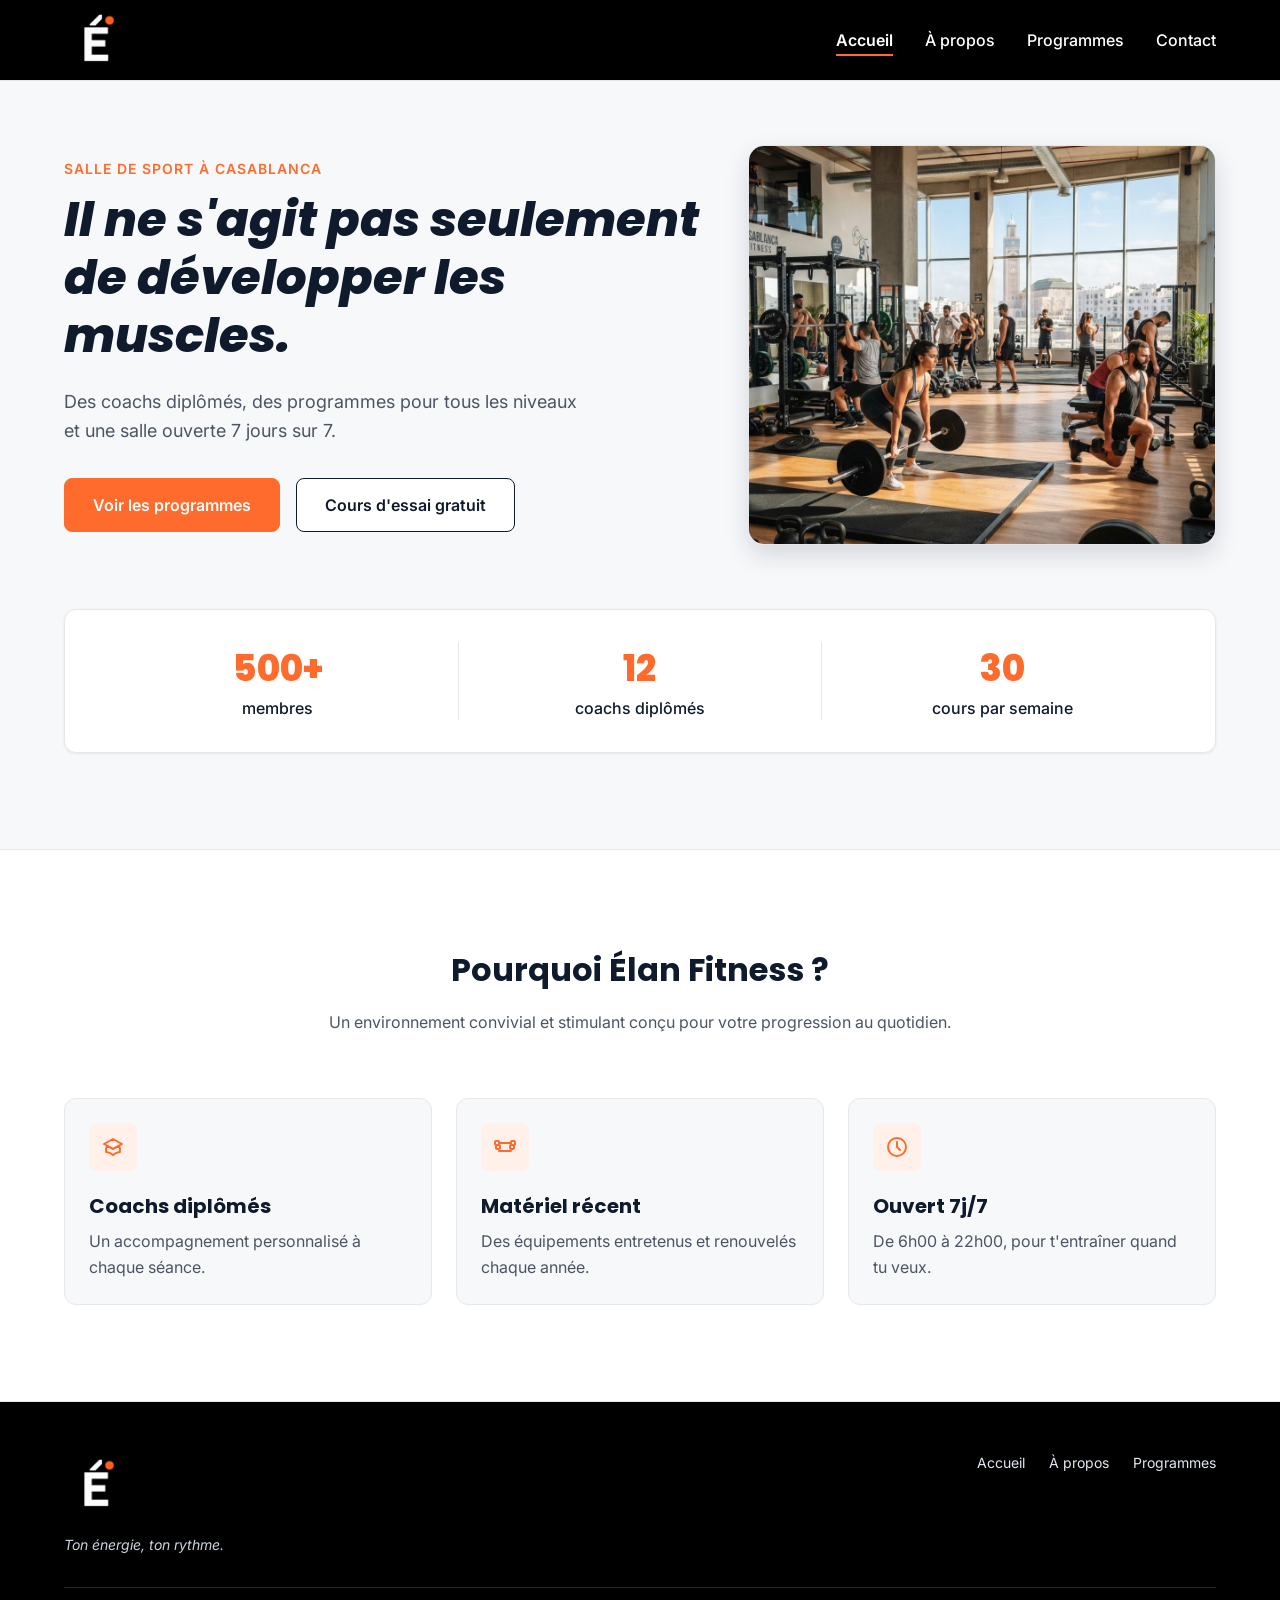
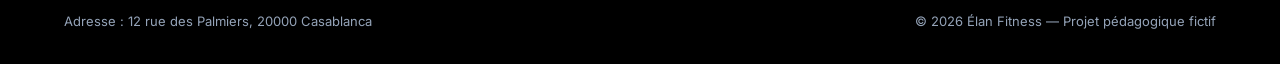
<file: index.html>
<!DOCTYPE html>
<html lang="fr">
<head>
  <meta charset="UTF-8">
  <meta name="viewport" content="width=device-width, initial-scale=1">
  <meta name="description" content="Élan Fitness, salle de sport à Casablanca : musculation, yoga, cardio et boxe fitness avec des coachs diplômés. Réservez votre cours d'essai gratuit.">
  <meta name="keywords" content="salle de sport, Casablanca, fitness, musculation, yoga, cardio, boxe">
  <meta name="author" content="Élan Fitness">

  <!-- favicon -->
  <link rel="apple-touch-icon" sizes="180x180" href="img/favicon/apple-touch-icon.png">
  <link rel="icon" type="image/png" sizes="32x32" href="/img/favicon/favicon-32x32.png">
  <link rel="icon" type="image/png" sizes="16x16" href="img/favicon/favicon-16x16.png">
  <link rel="manifest" href="img/favicon/site.webmanifest">

  <title>Élan Fitness | Salle de sport à Casablanca</title>

  <link rel="preconnect" href="https://fonts.googleapis.com">
  <link rel="preconnect" href="https://fonts.gstatic.com" crossorigin>
  <link href="https://fonts.googleapis.com/css2?family=Inter:wght@400;500;600&family=Poppins:wght@600;700;800&display=swap" rel="stylesheet">

  <link rel="stylesheet" href="style.css">
</head>

<body>

  <header class="en-tete">
    <div class="conteneur en-tete-contenu">
      <a href="index.html" class="logo">
        <img src="img/logo.png" alt="Élan Fitness">
      </a>

      <nav aria-label="Navigation principale">
        <ul class="menu">
          <li><a href="index.html" class="lien-actif">Accueil</a></li>
          <li><a href="a-propos.html">À propos</a></li>
          <li><a href="programmes.html">Programmes</a></li>
          <li><a href="contact.html">Contact</a></li>
        </ul>
      </nav>
    </div>
  </header>

  <main>

    <section id="accueil" class="hero">
      <div class="conteneur">

        <div class="hero-contenu">
          <div class="hero-texte">
            <p class="sur-titre">Salle de sport à Casablanca</p>
            <h1><em>Il ne s'agit pas seulement de développer les muscles.</em></h1>
            <p class="hero-description">
              Des coachs diplômés, des programmes pour tous les niveaux et une salle ouverte 7 jours sur 7.
            </p>
            <div class="boutons">
              <a href="programmes.html" class="bouton bouton-principal">Voir les programmes</a>
              <a href="contact.html" class="bouton bouton-secondaire">Cours d'essai gratuit</a>
            </div>
          </div>

          <img class="hero-image" src="img/hero.jpg" alt="Des personnes s'entraînent dans une salle de sport lumineuse à Casablanca">
        </div>

        <div class="chiffres">
          <div class="chiffre">
            <p class="chiffre-nombre">500+</p>
            <p>membres</p>
          </div>
          <div class="chiffre">
            <p class="chiffre-nombre">12</p>
            <p>coachs diplômés</p>
          </div>
          <div class="chiffre">
            <p class="chiffre-nombre">30</p>
            <p>cours par semaine</p>
          </div>
        </div>

      </div>
    </section>

    <section class="section section-blanche">
      <div class="conteneur">

        <div class="section-titre">
          <h2>Pourquoi Élan Fitness ?</h2>
          <p>Un environnement convivial et stimulant conçu pour votre progression au quotidien.</p>
        </div>

        <div class="cartes">
          <article class="carte carte-avantage">
            <div class="icone"><img src="img/icone-coach.svg" alt=""></div>
            <h3>Coachs diplômés</h3>
            <p>Un accompagnement personnalisé à chaque séance.</p>
          </article>

          <article class="carte carte-avantage">
            <div class="icone"><img src="img/icone-materiel.svg" alt=""></div>
            <h3>Matériel récent</h3>
            <p>Des équipements entretenus et renouvelés chaque année.</p>
          </article>

          <article class="carte carte-avantage">
            <div class="icone"><img src="img/icone-horloge.svg" alt=""></div>
            <h3>Ouvert 7j/7</h3>
            <p>De 6h00 à 22h00, pour t'entraîner quand tu veux.</p>
          </article>
        </div>

      </div>
    </section>

  </main>

  <footer class="pied-de-page">
    <div class="conteneur">

      <div class="pied-haut">
        <div>
          <p class="logo logo-clair"><img src="img/logo.png" alt="Élan Fitness"></p>
          <p class="slogan">Ton énergie, ton rythme.</p>
        </div>

        <nav aria-label="Navigation du pied de page">
          <ul class="menu menu-pied">
            <li><a href="index.html">Accueil</a></li>
            <li><a href="a-propos.html">À propos</a></li>
            <li><a href="programmes.html">Programmes</a></li>
          </ul>
        </nav>
      </div>

      <div class="pied-bas">
        <p>Adresse : 12 rue des Palmiers, 20000 Casablanca</p>
        <p>&copy; 2026 Élan Fitness — Projet pédagogique fictif</p>
      </div>

    </div>
  </footer>

</body>
</html>
</file>
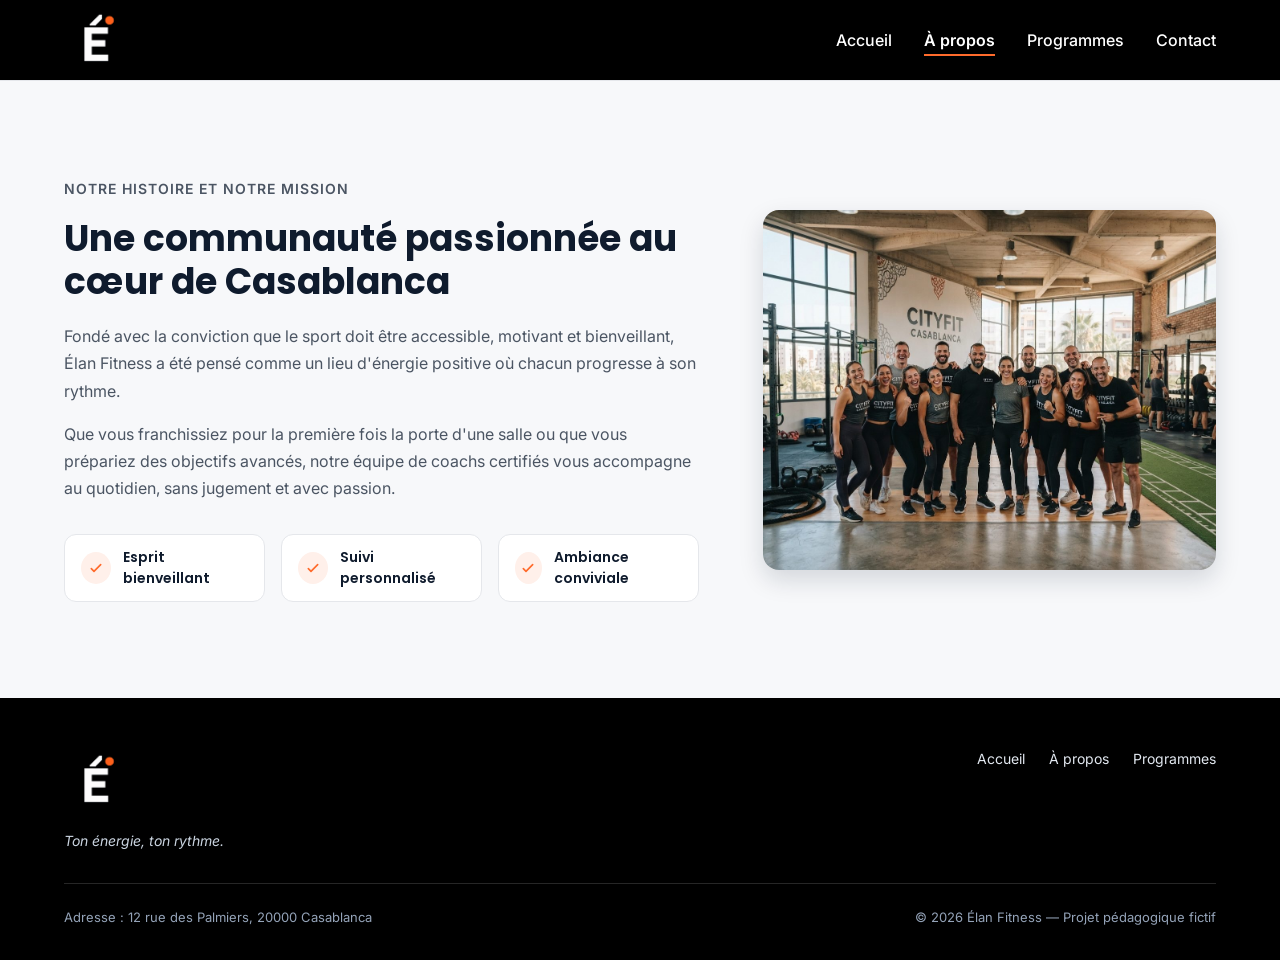
<file: a-propos.html>
<!DOCTYPE html>
<html lang="fr">
<head>
    <meta charset="UTF-8">
    <meta name="viewport" content="width=device-width, initial-scale=1.0">

    <!-- favicon -->
    <link rel="apple-touch-icon" sizes="180x180" href="img/favicon/apple-touch-icon.png">
    <link rel="icon" type="image/png" sizes="32x32" href="/img/favicon/favicon-32x32.png">
    <link rel="icon" type="image/png" sizes="16x16" href="img/favicon/favicon-16x16.png">
    <link rel="manifest" href="img/favicon/site.webmanifest">

    <title>À propos | Élan Fitness</title>
    <link rel="preconnect" href="https://fonts.googleapis.com">
    <link rel="preconnect" href="https://fonts.gstatic.com" crossorigin>
    <link href="https://fonts.googleapis.com/css2?family=Inter:wght@400;500;600&family=Poppins:wght@600;700;800&display=swap" rel="stylesheet">
    <link rel="stylesheet" href="style.css">
</head>
<body>

    <header class="en-tete">
    <div class="conteneur en-tete-contenu">
      <a href="index.html" class="logo">
        <img src="img/logo.png" alt="Élan Fitness">
      </a>

      <nav aria-label="Navigation principale">
        <ul class="menu">
          <li><a href="index.html">Accueil</a></li>
          <li><a href="a-propos.html" class="lien-actif">À propos</a></li>
          <li><a href="programmes.html">Programmes</a></li>
          <li><a href="contact.html">Contact</a></li>
        </ul>
      </nav>
    </div>
  </header>

   <section id="a-propos" class="section">
      <div class="conteneur apropos-contenu">

        <div class="apropos-texte">
          <p class="sur-titre">Notre histoire et notre mission</p>
          <h2>Une communauté passionnée au cœur de Casablanca</h2>
          <p>
            Fondé avec la conviction que le sport doit être accessible, motivant et bienveillant,
            Élan Fitness a été pensé comme un lieu d'énergie positive où chacun progresse à son rythme.
          </p>
          <p>
            Que vous franchissiez pour la première fois la porte d'une salle ou que vous prépariez des
            objectifs avancés, notre équipe de coachs certifiés vous accompagne au quotidien, sans
            jugement et avec passion.
          </p>

          <ul class="valeurs">
            <li class="valeur">
              <div class="icone icone-petite"><img src="img/icone-check.svg" alt=""></div>
              <span>Esprit bienveillant</span>
            </li>
            <li class="valeur">
              <div class="icone icone-petite"><img src="img/icone-check.svg" alt=""></div>
              <span>Suivi personnalisé</span>
            </li>
            <li class="valeur">
              <div class="icone icone-petite"><img src="img/icone-check.svg" alt=""></div>
              <span>Ambiance conviviale</span>
            </li>
          </ul>
        </div>

        <img class="apropos-image" src="img/equipe.jpg" alt="L'équipe de coachs d'Élan Fitness réunie dans la salle">

      </div>
    </section>

     <footer class="pied-de-page">
    <div class="conteneur">

      <div class="pied-haut">
        <div>
          <p class="logo logo-clair"><img src="img/logo.png" alt="Élan Fitness"></p>
          <p class="slogan">Ton énergie, ton rythme.</p>
        </div>

        <nav aria-label="Navigation du pied de page">
          <ul class="menu menu-pied">
            <li><a href="index.html">Accueil</a></li>
            <li><a href="a-propos.html">À propos</a></li>
            <li><a href="programmes.html">Programmes</a></li>
          </ul>
        </nav>
      </div>

      <div class="pied-bas">
        <p>Adresse : 12 rue des Palmiers, 20000 Casablanca</p>
        <p>&copy; 2026 Élan Fitness — Projet pédagogique fictif</p>
      </div>

    </div>
  </footer>

</body>
</html>
</file>
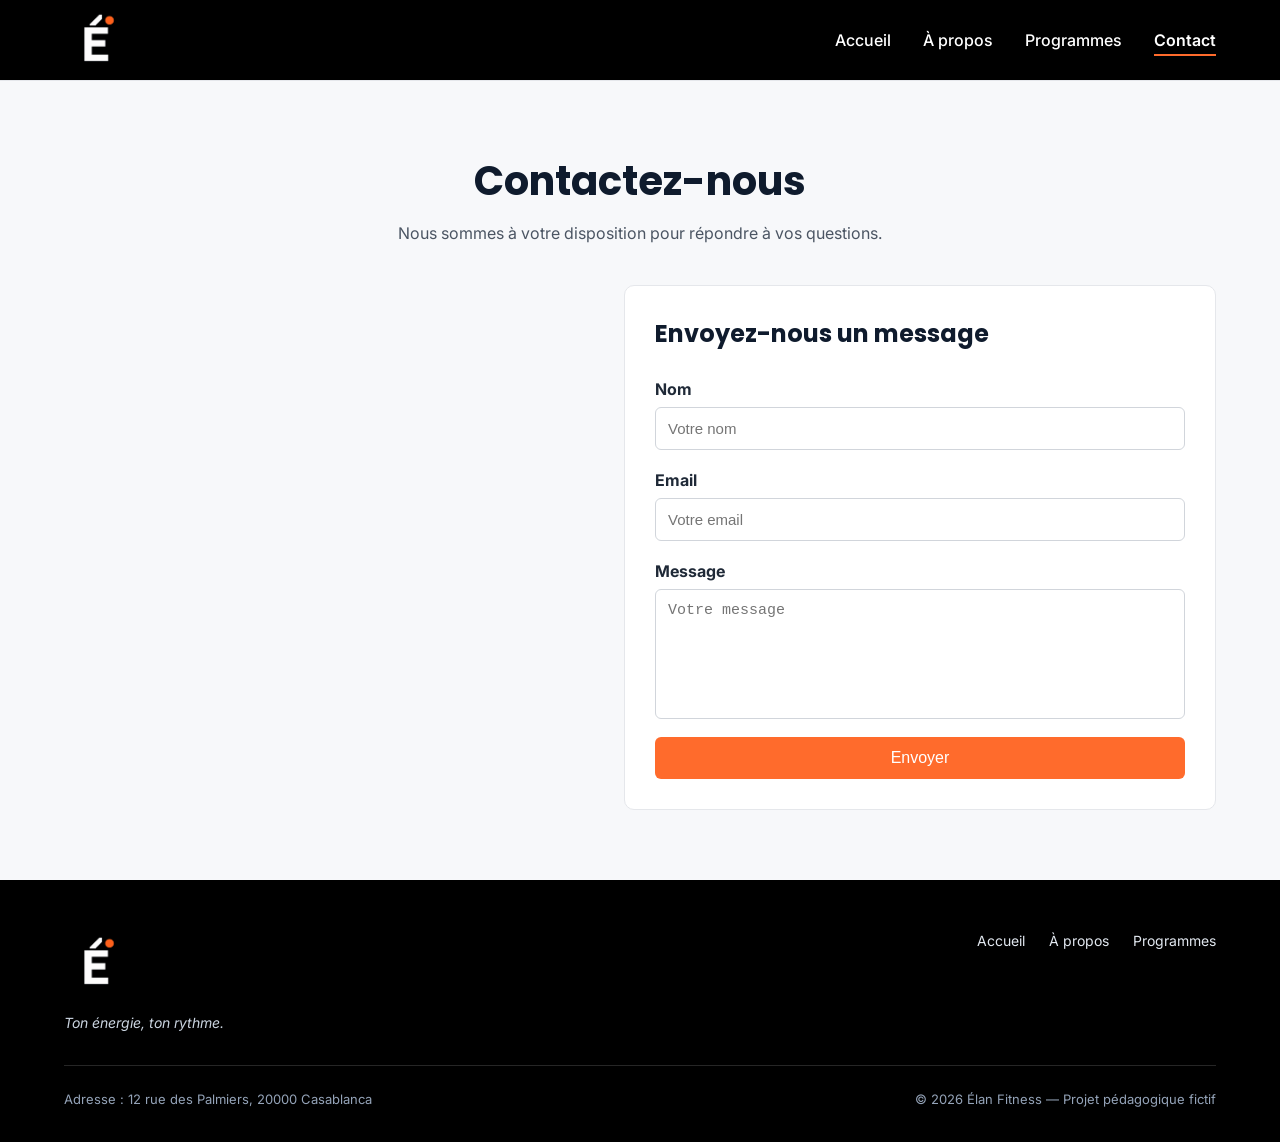
<file: contact.html>
<!DOCTYPE html>
<html lang="fr">
<head>
    <meta charset="UTF-8">
    <meta name="viewport" content="width=device-width, initial-scale=1">

    <!-- favicon -->
    <link rel="apple-touch-icon" sizes="180x180" href="img/favicon/apple-touch-icon.png">
    <link rel="icon" type="image/png" sizes="32x32" href="/img/favicon/favicon-32x32.png">
    <link rel="icon" type="image/png" sizes="16x16" href="img/favicon/favicon-16x16.png">
    <link rel="manifest" href="img/favicon/site.webmanifest">
    
    <title>Contact | Élan Fitness</title>
    <link rel="preconnect" href="https://fonts.googleapis.com">
    <link rel="preconnect" href="https://fonts.gstatic.com" crossorigin>
    <link href="https://fonts.googleapis.com/css2?family=Inter:wght@400;500;600&family=Poppins:wght@600;700;800&display=swap" rel="stylesheet">
    <link rel="stylesheet" href="style.css">
</head>

<body>

<header class="en-tete">
    <div class="conteneur en-tete-contenu">
        <a href="index.html" class="logo">
        <img src="img/logo.png" alt="Élan Fitness">
      </a>

        <nav aria-label="Navigation principale">
            <ul class="menu">
                <li><a href="index.html">Accueil</a></li>
                <li><a href="a-propos.html">À propos</a></li>
                <li><a href="programmes.html">Programmes</a></li>
                <li><a href="contact.html" class="lien-actif">Contact</a></li>
            </ul>
        </nav>
    </div>
</header>

<main>

    <section class="contact">
        <div class="conteneur">

            <div class="titre">
                <h1>Contactez-nous</h1>
                <p>Nous sommes à votre disposition pour répondre à vos questions.</p>
            </div>

            <div class="contact-contenu">

                <div class="carte-map">
                    <iframe
                        src="https://www.google.com/maps?q=Safi,Morocco&output=embed"
                        allowfullscreen
                        loading="lazy">
                    </iframe>
                </div>

                <div class="formulaire">
                    <h2>Envoyez-nous un message</h2>

                    <form>
                        <label>Nom</label>
                        <input type="text" placeholder="Votre nom">

                        <label>Email</label>
                        <input type="email" placeholder="Votre email">

                        <label>Message</label>
                        <textarea placeholder="Votre message"></textarea>

                        <button type="submit">Envoyer</button>
                    </form>
                </div>

            </div>

        </div>
    </section>

</main>

 <footer class="pied-de-page">
    <div class="conteneur">

      <div class="pied-haut">
        <div>
          <p class="logo logo-clair"><img src="img/logo.png" alt="Élan Fitness"></p>
          <p class="slogan">Ton énergie, ton rythme.</p>
        </div>

        <nav aria-label="Navigation du pied de page">
          <ul class="menu menu-pied">
            <li><a href="index.html">Accueil</a></li>
            <li><a href="a-propos.html">À propos</a></li>
            <li><a href="programmes.html">Programmes</a></li>
          </ul>
        </nav>
      </div>

      <div class="pied-bas">
        <p>Adresse : 12 rue des Palmiers, 20000 Casablanca</p>
        <p>&copy; 2026 Élan Fitness — Projet pédagogique fictif</p>
      </div>

    </div>
  </footer>

</body>
</html>
</file>
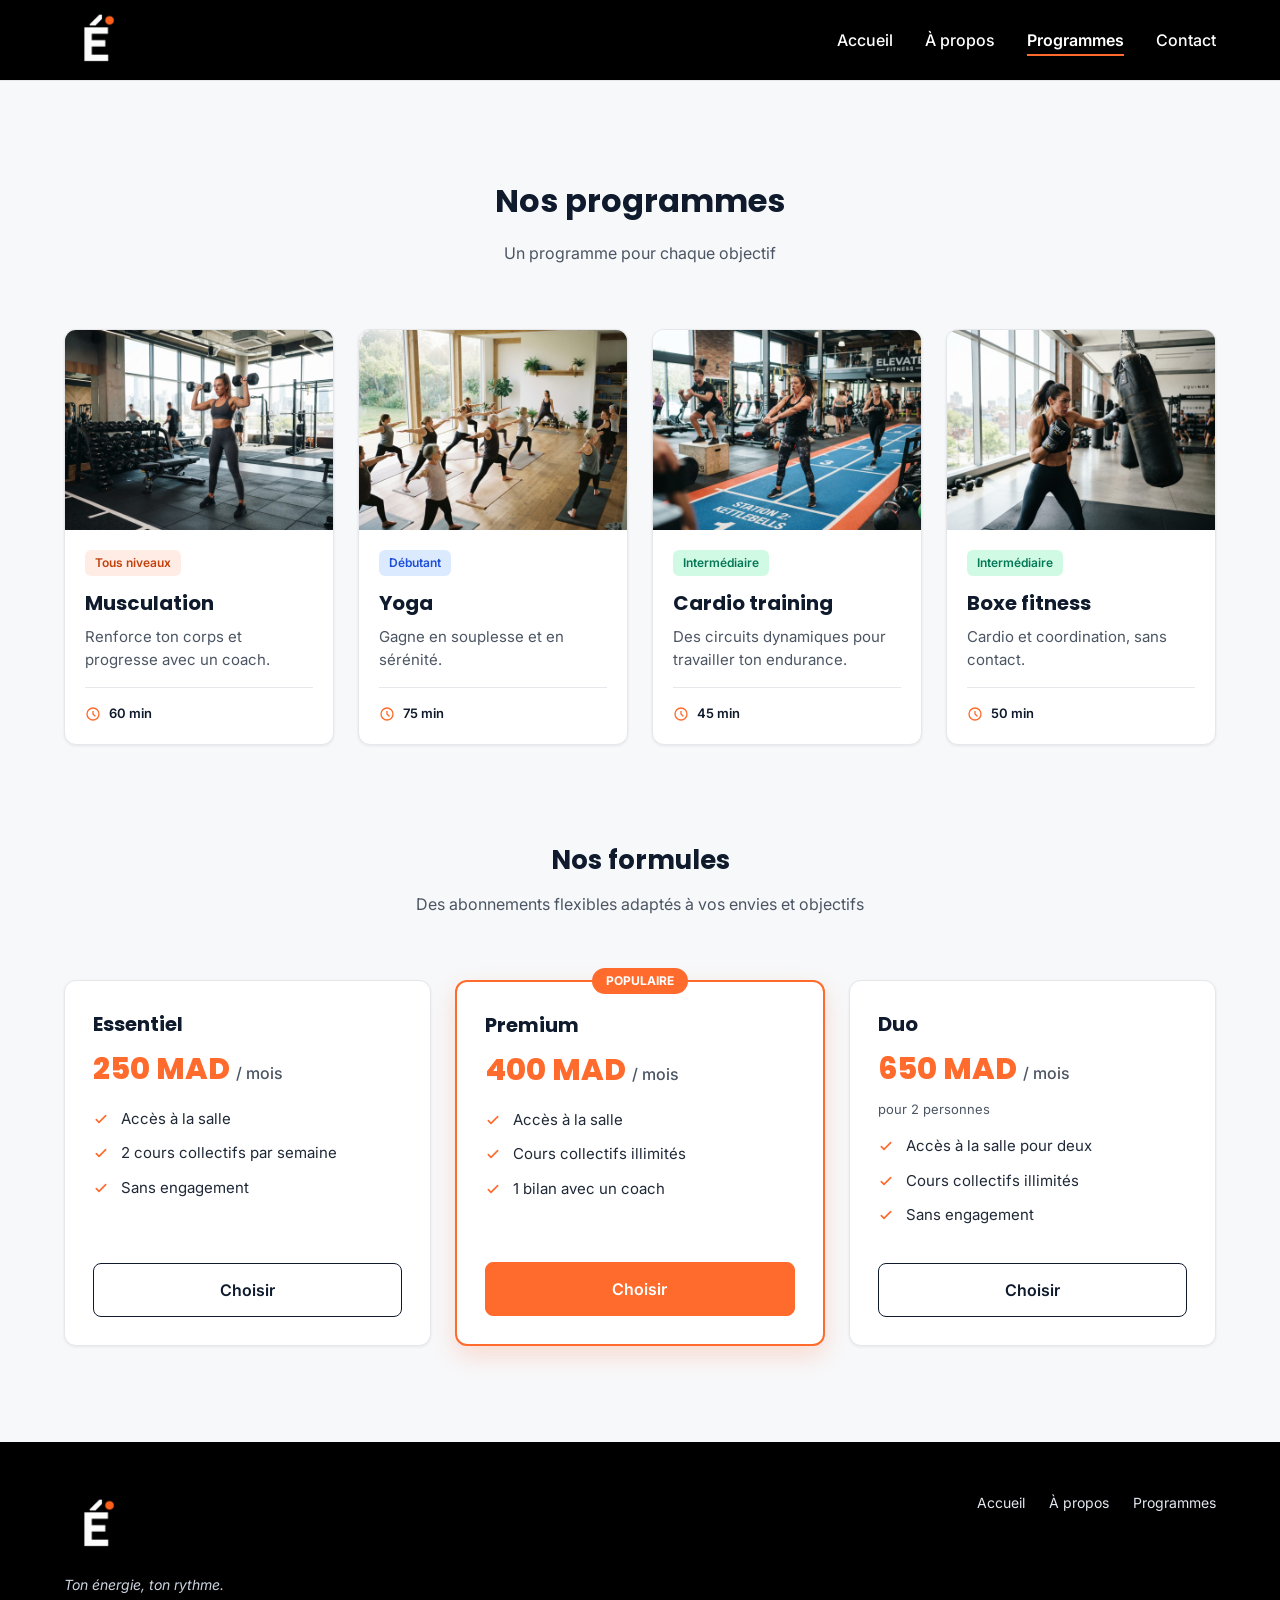
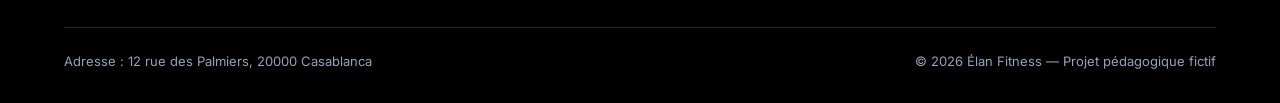
<file: programmes.html>
<!DOCTYPE html>
<html lang="fr">
<head>
    <meta charset="UTF-8">
    <meta name="viewport" content="width=device-width, initial-scale=1.0">

    <!-- favicon -->
    <link rel="apple-touch-icon" sizes="180x180" href="img/favicon/apple-touch-icon.png">
    <link rel="icon" type="image/png" sizes="32x32" href="/img/favicon/favicon-32x32.png">
    <link rel="icon" type="image/png" sizes="16x16" href="img/favicon/favicon-16x16.png">
    <link rel="manifest" href="img/favicon/site.webmanifest">

    <title>Programmes | Élan Fitness</title>
    <link rel="preconnect" href="https://fonts.googleapis.com">
    <link rel="preconnect" href="https://fonts.gstatic.com" crossorigin>
    <link href="https://fonts.googleapis.com/css2?family=Inter:wght@400;500;600&family=Poppins:wght@600;700;800&display=swap" rel="stylesheet">
    <link rel="stylesheet" href="style.css">
</head>
<body>

    <header class="en-tete">
    <div class="conteneur en-tete-contenu">
      <a href="index.html" class="logo">
        <img src="img/logo.png" alt="Élan Fitness">
      </a>

      <nav aria-label="Navigation principale">
        <ul class="menu">
          <li><a href="index.html">Accueil</a></li>
          <li><a href="a-propos.html">À propos</a></li>
          <li><a href="programmes.html" class="lien-actif">Programmes</a></li>
          <li><a href="contact.html">Contact</a></li>
        </ul>
      </nav>
    </div>
  </header>

    <section id="programmes" class="section">
      <div class="conteneur">

        <div class="section-titre">
          <h2>Nos programmes</h2>
          <p>Un programme pour chaque objectif</p>
        </div>

        <div class="cartes">

          <article class="carte carte-programme">
            <img src="img/musculation.jpg" alt="Une sportive soulève des haltères dans l'espace musculation">
            <div class="programme-corps">
              <span class="etiquette etiquette-orange">Tous niveaux</span>
              <h3>Musculation</h3>
              <p>Renforce ton corps et progresse avec un coach.</p>
              <p class="duree"><img src="img/icone-duree.svg" alt="">60 min</p>
            </div>
          </article>

          <article class="carte carte-programme">
            <img src="img/yoga.jpg" alt="Un groupe pratique le yoga sur des tapis dans une salle lumineuse">
            <div class="programme-corps">
              <span class="etiquette etiquette-bleue">Débutant</span>
              <h3>Yoga</h3>
              <p>Gagne en souplesse et en sérénité.</p>
              <p class="duree"><img src="img/icone-duree.svg" alt="">75 min</p>
            </div>
          </article>

          <article class="carte carte-programme">
            <img src="img/cardio.jpg" alt="Des sportifs suivent un circuit de cardio training avec des kettlebells">
            <div class="programme-corps">
              <span class="etiquette etiquette-verte">Intermédiaire</span>
              <h3>Cardio training</h3>
              <p>Des circuits dynamiques pour travailler ton endurance.</p>
              <p class="duree"><img src="img/icone-duree.svg" alt="">45 min</p>
            </div>
          </article>

          <article class="carte carte-programme">
            <img src="img/boxe.jpg" alt="Une sportive frappe un sac de frappe pendant un cours de boxe fitness">
            <div class="programme-corps">
              <span class="etiquette etiquette-verte">Intermédiaire</span>
              <h3>Boxe fitness</h3>
              <p>Cardio et coordination, sans contact.</p>
              <p class="duree"><img src="img/icone-duree.svg" alt="">50 min</p>
            </div>
          </article>

        </div>

        <div class="formules">

          <div class="section-titre">
            <h3>Nos formules</h3>
            <p>Des abonnements flexibles adaptés à vos envies et objectifs</p>
          </div>

          <div class="cartes">

            <article class="carte formule">
              <h4>Essentiel</h4>
              <p class="prix">250 MAD <span>/ mois</span></p>
              <ul class="formule-liste">
                <li>Accès à la salle</li>
                <li>2 cours collectifs par semaine</li>
                <li>Sans engagement</li>
              </ul>
              <a href="contact.html" class="bouton bouton-secondaire">Choisir</a>
            </article>

            <article class="carte formule formule-populaire">
              <p class="badge-populaire">Populaire</p>
              <h4>Premium</h4>
              <p class="prix">400 MAD <span>/ mois</span></p>
              <ul class="formule-liste">
                <li>Accès à la salle</li>
                <li>Cours collectifs illimités</li>
                <li>1 bilan avec un coach</li>
              </ul>
              <a href="contact.html" class="bouton bouton-principal">Choisir</a>
            </article>

            <article class="carte formule">
              <h4>Duo</h4>
              <p class="prix">650 MAD <span>/ mois</span></p>
              <p class="prix-note">pour 2 personnes</p>
              <ul class="formule-liste">
                <li>Accès à la salle pour deux</li>
                <li>Cours collectifs illimités</li>
                <li>Sans engagement</li>
              </ul>
              <a href="contact.html" class="bouton bouton-secondaire">Choisir</a>
            </article>

          </div>
        </div>

      </div>
    </section>

     <footer class="pied-de-page">
    <div class="conteneur">

      <div class="pied-haut">
        <div>
          <p class="logo logo-clair"><img src="img/logo.png" alt="Élan Fitness"></p>
          <p class="slogan">Ton énergie, ton rythme.</p>
        </div>

        <nav aria-label="Navigation du pied de page">
          <ul class="menu menu-pied">
            <li><a href="index.html">Accueil</a></li>
            <li><a href="a-propos.html">À propos</a></li>
            <li><a href="programmes.html">Programmes</a></li>
          </ul>
        </nav>
      </div>

      <div class="pied-bas">
        <p>Adresse : 12 rue des Palmiers, 20000 Casablanca</p>
        <p>&copy; 2026 Élan Fitness — Projet pédagogique fictif</p>
      </div>

    </div>
  </footer>

</body>
</html>
</file>
<file: style.css>
* {
  box-sizing: border-box;
  margin: 0;
  padding: 0;
}

html {
  scroll-behavior: smooth;
}

body {
  font-family: 'Inter', Arial, sans-serif;
  font-size: 16px;
  line-height: 1.5;
  color: #1F2937;
  background-color: #F7F8FA;
}

h1, h2, h3, h4 {
  font-family: 'Poppins', Arial, sans-serif;
  color: #0F1B2D;
}

a {
  color: inherit;
  text-decoration: none;
}

ul {
  list-style: none;
}

img {
  display: block;
  max-width: 100%;
}

a:focus-visible,
button:focus-visible {
  outline: 3px solid #FF6B2C;
  outline-offset: 2px;
}

.conteneur {
  width: 100%;
  max-width: 1200px;
  margin: 0 auto;
  padding: 0 24px;
}

.section {
  padding: 96px 0;
}

.section-blanche {
  background-color: #FFFFFF;
  border-top: 1px solid #E5E7EB;
  border-bottom: 1px solid #E5E7EB;
}

.section-titre {
  max-width: 640px;
  margin: 0 auto 64px;
  text-align: center;
}

.section-titre h2 {
  font-size: 32px;
  margin-bottom: 16px;
}

.section-titre h3 {
  font-size: 26px;
  margin-bottom: 12px;
}

.section-titre p {
  color: #4B5563;
}

.sur-titre {
  font-size: 14px;
  font-weight: 600;
  color: #FF6B2C;
  text-transform: uppercase;
  letter-spacing: 1px;
  margin-bottom: 12px;
}

.bouton {
  display: inline-block;
  padding: 14px 28px;
  border-radius: 8px;
  font-size: 16px;
  font-weight: 600;
  text-align: center;
  cursor: pointer;
}

.bouton-principal {
  background-color: #FF6B2C;
  border: 1px solid #FF6B2C;
  color: #FFFFFF;
}

.bouton-principal:hover {
  background-color: #F05817;
}

.bouton-secondaire {
  background-color: #FFFFFF;
  border: 1px solid #0F1B2D;
  color: #0F1B2D;
}

.bouton-secondaire:hover {
  background-color: #F3F4F6;
}

.cartes {
  display: flex;
  gap: 24px;
}

.carte {
  flex: 1;
  background-color: #FFFFFF;
  border: 1px solid #E5E7EB;
  border-radius: 12px;
  box-shadow: 0 1px 3px rgba(15, 27, 45, 0.08);
}

.icone {
  width: 48px;
  height: 48px;
  background-color: #FFF0EA;
  border-radius: 8px;
  display: flex;
  align-items: center;
  justify-content: center;
}

.icone img {
  width: 24px;
  height: 24px;
}

.icone-petite {
  width: 32px;
  height: 32px;
  border-radius: 50%;
}

.icone-petite img {
  width: 16px;
  height: 16px;
}

.en-tete {
  position: sticky;
  top: 0;
  z-index: 10;
  background-color: #000000;
  border-bottom: 1px solid #E5E7EB;
}

.en-tete-contenu {
  height: 80px;
  display: flex;
  align-items: center;
  justify-content: space-between;
}

.logo {
  display: flex;
  align-items: center;
  font-family: 'Poppins', Arial, sans-serif;
  font-size: 24px;
  font-weight: 700;
  color: #0F1B2D;
}


.menu {
  display: flex;
  gap: 32px;
}

.menu a {
  font-weight: 500;
  padding-bottom: 4px;
  border-bottom: 2px solid transparent;
  color: #FFFFFF;
}

.menu a:hover {
  color: #FF6B2C;
}

.menu .lien-actif {
  color: #FFFFFF;
  font-weight: 600;
  border-bottom-color: #FF6B2C;
}

.hero {
  padding: 64px 0 96px;
}



.hero-contenu {
  display: flex;
  align-items: center;
  gap: 32px;
}

.hero-texte {
  flex: 7;
}

.hero-texte h1 {
  font-size: 48px;
  font-weight: 800;
  line-height: 1.2;
  margin-bottom: 24px;
}

.hero-description {
  max-width: 520px;
  font-size: 18px;
  line-height: 1.6;
  color: #4B5563;
  margin-bottom: 32px;
}

.boutons {
  display: flex;
  flex-wrap: wrap;
  gap: 16px;
}

.hero-image {
  flex: 5;
  min-width: 0;
  height: 400px;
  object-fit: cover;
  border-radius: 16px;
  border: 1px solid #E5E7EB;
  box-shadow: 0 10px 25px rgba(15, 27, 45, 0.15);
}

.chiffres {
  display: flex;
  margin-top: 64px;
  padding: 32px;
  background-color: #FFFFFF;
  border: 1px solid #E5E7EB;
  border-radius: 12px;
  box-shadow: 0 1px 3px rgba(15, 27, 45, 0.08);
}

.chiffre {
  flex: 1;
  text-align: center;
  font-weight: 500;
  color: #0F1B2D;
}

.chiffre + .chiffre {
  border-left: 1px solid #E5E7EB;
}

.chiffre-nombre {
  font-family: 'Poppins', Arial, sans-serif;
  font-size: 36px;
  font-weight: 800;
  color: #FF6B2C;
}

.carte-avantage {
  padding: 24px;
  background-color: #F7F8FA;
  box-shadow: none;
}

.carte-avantage .icone {
  margin-bottom: 20px;
}

.carte-avantage h3 {
  font-size: 20px;
  margin-bottom: 8px;
}

.carte-avantage p {
  color: #4B5563;
  line-height: 1.6;
}

.apropos-contenu {
  display: flex;
  align-items: center;
  gap: 64px;
}

.apropos-texte {
  flex: 7;
}

.apropos-texte h2 {
  font-size: 36px;
  line-height: 1.2;
  margin-bottom: 20px;
}

.apropos-texte p {
  color: #4B5563;
  line-height: 1.7;
  margin-bottom: 16px;
}

.valeurs {
  display: flex;
  gap: 16px;
  margin-top: 32px;
}

.valeur {
  flex: 1;
  display: flex;
  align-items: center;
  gap: 12px;
  padding: 12px 16px;
  background-color: #FFFFFF;
  border: 1px solid #E5E7EB;
  border-radius: 12px;
  font-family: 'Poppins', Arial, sans-serif;
  font-size: 14px;
  font-weight: 600;
  color: #0F1B2D;
}

.apropos-image {
  flex: 5;
  min-width: 0;
  height: 360px;
  object-fit: cover;
  border-radius: 16px;
  box-shadow: 0 10px 25px rgba(15, 27, 45, 0.15);
}

.carte-programme {
  display: flex;
  flex-direction: column;
  overflow: hidden;
}

.carte-programme > img {
  width: 100%;
  height: 200px;
  object-fit: cover;
}

.programme-corps {
  flex: 1;
  display: flex;
  flex-direction: column;
  padding: 20px;
}

.programme-corps h3 {
  font-size: 20px;
  margin-bottom: 8px;
}

.programme-corps p {
  font-size: 15px;
  color: #4B5563;
}

.etiquette {
  align-self: flex-start;
  padding: 4px 10px;
  margin-bottom: 12px;
  border-radius: 6px;
  font-size: 12px;
  font-weight: 600;
}

.etiquette-orange {
  background-color: #FFEDE5;
  color: #C2410C;
}

.etiquette-bleue {
  background-color: #DBEAFE;
  color: #1D4ED8;
}

.etiquette-verte {
  background-color: #D1FAE5;
  color: #047857;
}

.programme-corps .duree {
  display: flex;
  align-items: center;
  gap: 8px;
  margin-top: auto;
  padding-top: 16px;
  border-top: 1px solid #E5E7EB;
  font-size: 13px;
  font-weight: 600;
  color: #0F1B2D;
}

.programme-corps h3 + p {
  margin-bottom: 16px;
}

.duree img {
  width: 16px;
  height: 16px;
}

.formules {
  margin-top: 96px;
}

.formule {
  position: relative;
  display: flex;
  flex-direction: column;
  padding: 28px;
}

.formule h4 {
  font-size: 20px;
}

.prix {
  margin: 8px 0 16px;
  font-family: 'Poppins', Arial, sans-serif;
  font-size: 30px;
  font-weight: 800;
  color: #FF6B2C;
}

.prix span {
  font-family: 'Inter', Arial, sans-serif;
  font-size: 16px;
  font-weight: 500;
  color: #4B5563;
}

.prix-note {
  margin: -8px 0 16px;
  font-size: 13px;
  color: #4B5563;
}

.formule-liste {
  flex: 1;
  margin-bottom: 24px;
}

.formule-liste li {
  padding-left: 28px;
  margin-bottom: 12px;
  font-size: 15px;
  background-image: url('img/icone-check.svg');
  background-repeat: no-repeat;
  background-position: left center;
  background-size: 16px;
}

.formule .bouton {
  display: block;
}

.formule-populaire {
  border: 2px solid #FF6B2C;
  box-shadow: 0 10px 25px rgba(255, 107, 44, 0.2);
}

.badge-populaire {
  position: absolute;
  top: -14px;
  left: 50%;
  transform: translateX(-50%);
  padding: 4px 14px;
  background-color: #FF6B2C;
  border-radius: 999px;
  font-size: 12px;
  font-weight: 700;
  text-transform: uppercase;
  color: #FFFFFF;
}

.pied-de-page {
  padding: 48px 0 32px;
  background-color: #000000;
  color: #FFFFFF;
}

.pied-haut {
  display: flex;
  justify-content: space-between;
  align-items: flex-start;
  padding-bottom: 32px;
  border-bottom: 1px solid rgba(255, 255, 255, 0.15);
}

.logo-clair {
  color: #FFFFFF;
}

.slogan {
  margin-top: 8px;
  font-size: 14px;
  font-style: italic;
  color: #CBD5E1;
}

.menu-pied {
  gap: 24px;
}

.menu-pied a {
  font-size: 14px;
  font-weight: 400;
  color: #E2E8F0;
}

.pied-bas {
  display: flex;
  justify-content: space-between;
  margin-top: 24px;
  font-size: 13px;
  color: #94A3B8;
}
 
/* css for contact page */
.contact {
  padding: 70px 0;
}

.titre {
  text-align: center;
  margin-bottom: 40px;
}

.titre h1 {
  font-size: 40px;
  color: #0F1B2D;
  margin-bottom: 10px;
}

.titre p {
  color: #4B5563;
}

.contact-contenu {
  display: flex;
  gap: 30px;
}

.carte-map {
  flex: 1;
}

.carte-map iframe {
  width: 100%;
  height: 420px;
  border: 0;
  border-radius: 10px;
}

.formulaire {
  flex: 1;
  background: #FFFFFF;
  padding: 30px;
  border-radius: 10px;
  border: 1px solid #E5E7EB;
}

.formulaire h2 {
  margin-bottom: 25px;
  color: #0F1B2D;
}

form {
  display: flex;
  flex-direction: column;
}

label {
  margin-bottom: 6px;
  font-weight: bold;
}

input,
textarea {
  padding: 12px;
  margin-bottom: 18px;
  border: 1px solid #D1D5DB;
  border-radius: 6px;
  font-size: 15px;
}

textarea {
  height: 130px;
  resize: none;
}

button {
  padding: 12px;
  border: none;
  border-radius: 6px;
  background: #FF6B2C;
  color: #FFFFFF;
  font-size: 16px;
  cursor: pointer;
}

button:hover {
  background: #F05817;
}



.logo {
  display: inline-flex;
  align-items: center;
  text-decoration: none;
}

.logo img {
  height: 70px;        
  width: auto;         
  display: block;
}
</file>
